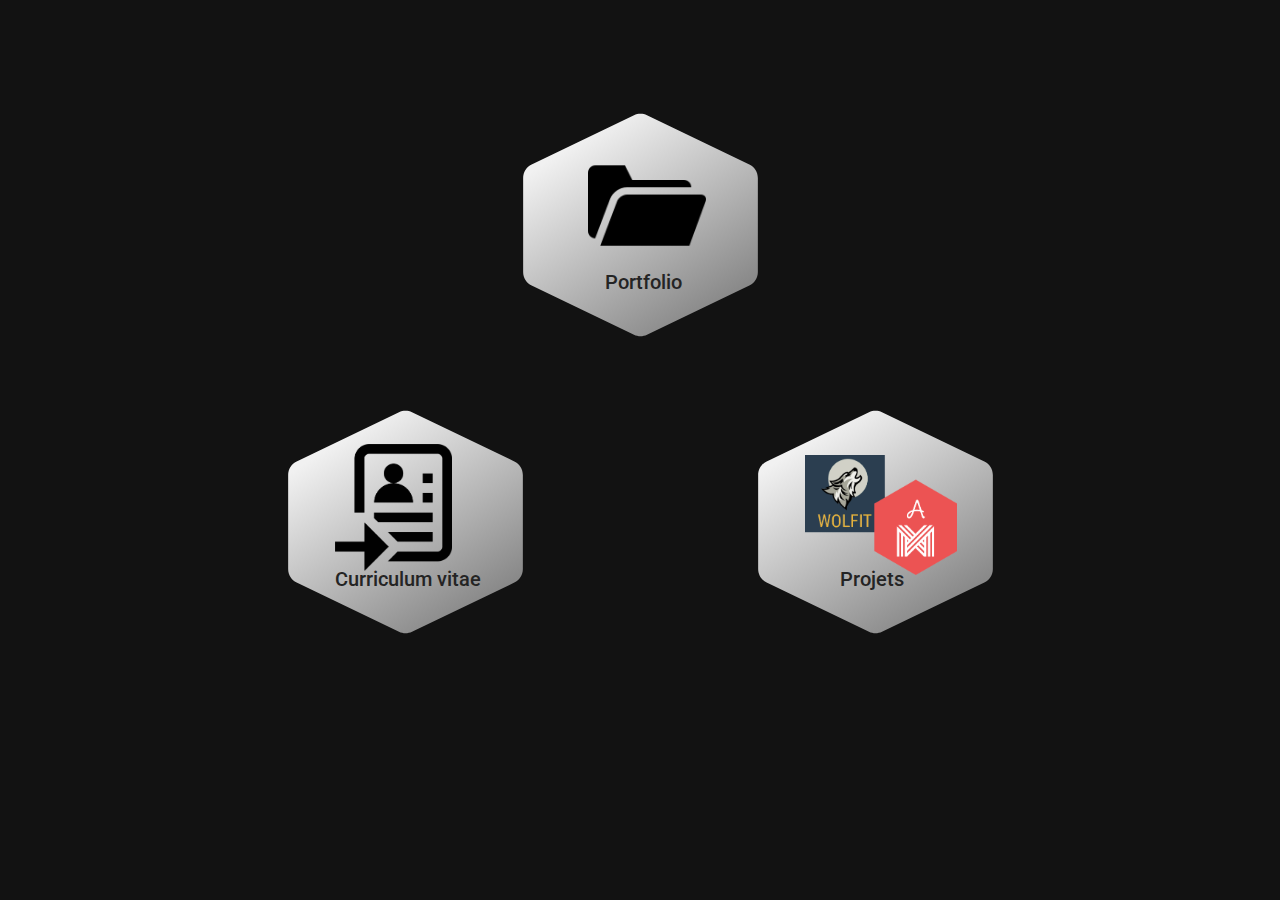
<file: index.html>
<!DOCTYPE html>
<html lang="en">
<head>
    <meta charset="UTF-8">
    <link rel="icon" type="image/png" href="images/Accueil/d.png"/>
    <link rel="stylesheet" href="https://stackpath.bootstrapcdn.com/bootstrap/4.5.2/css/bootstrap.min.css"
          integrity="sha384-JcKb8q3iqJ61gNV9KGb8thSsNjpSL0n8PARn9HuZOnIxN0hoP+VmmDGMN5t9UJ0Z" crossorigin="anonymous">
    <link rel="stylesheet" href="style.css">
    <title>Accueil</title>
    <link rel="preconnect" href="https://fonts.gstatic.com">
    <link href="https://fonts.googleapis.com/css2?family=Roboto:wght@900&display=swap" rel="stylesheet">
</head>
<body class="index">
<div class="hexagones">
    <div class="hexagone hexagone-bas" id="hexagone-gauche">
        <a href="/cv.html">
            <img src="images/hexagone.svg">
            <img src="images/Accueil/cv.png" class="hexagone-img-bas-gauche">
            <h5 class="cv">Curriculum vitae</h5>
        </a>
    </div>
    <div class="hexagone" id="hexagone-milieu">
        <a href="/portfolio.html">
            <img src="images/hexagone.svg">
            <img src="images/Accueil/portfolio.png" class="hexagone-img-milieu">
            <h5 class="portfolio">Portfolio</h5>
        </a>
    </div>
    <div class="hexagone hexagone-bas">
        <a href="projets.html">
            <img src="images/hexagone.svg">
            <img src="images/Accueil/projets.png" class="hexagone-img-bas-droite">
            <h5 class="portfolio">Projets</h5>
        </a>
    </div>
</div>
</body>
</html>
</file>
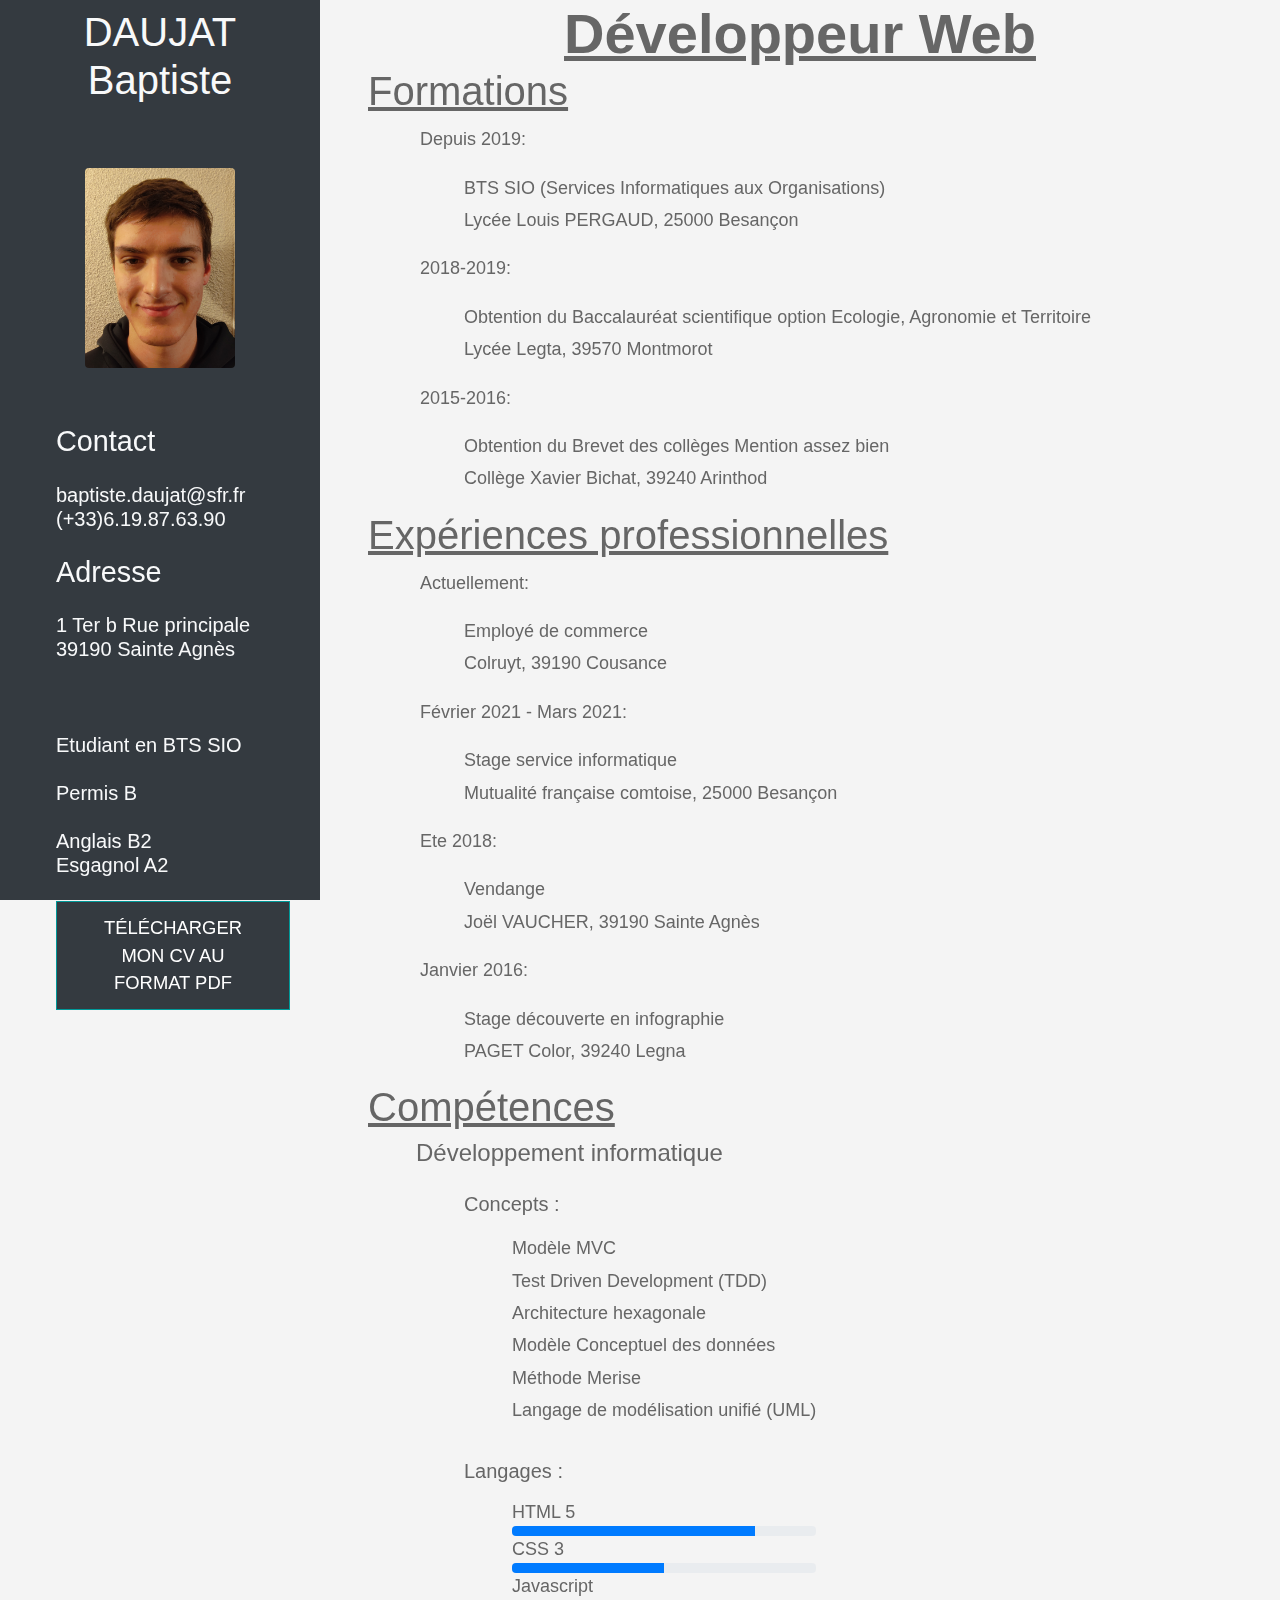
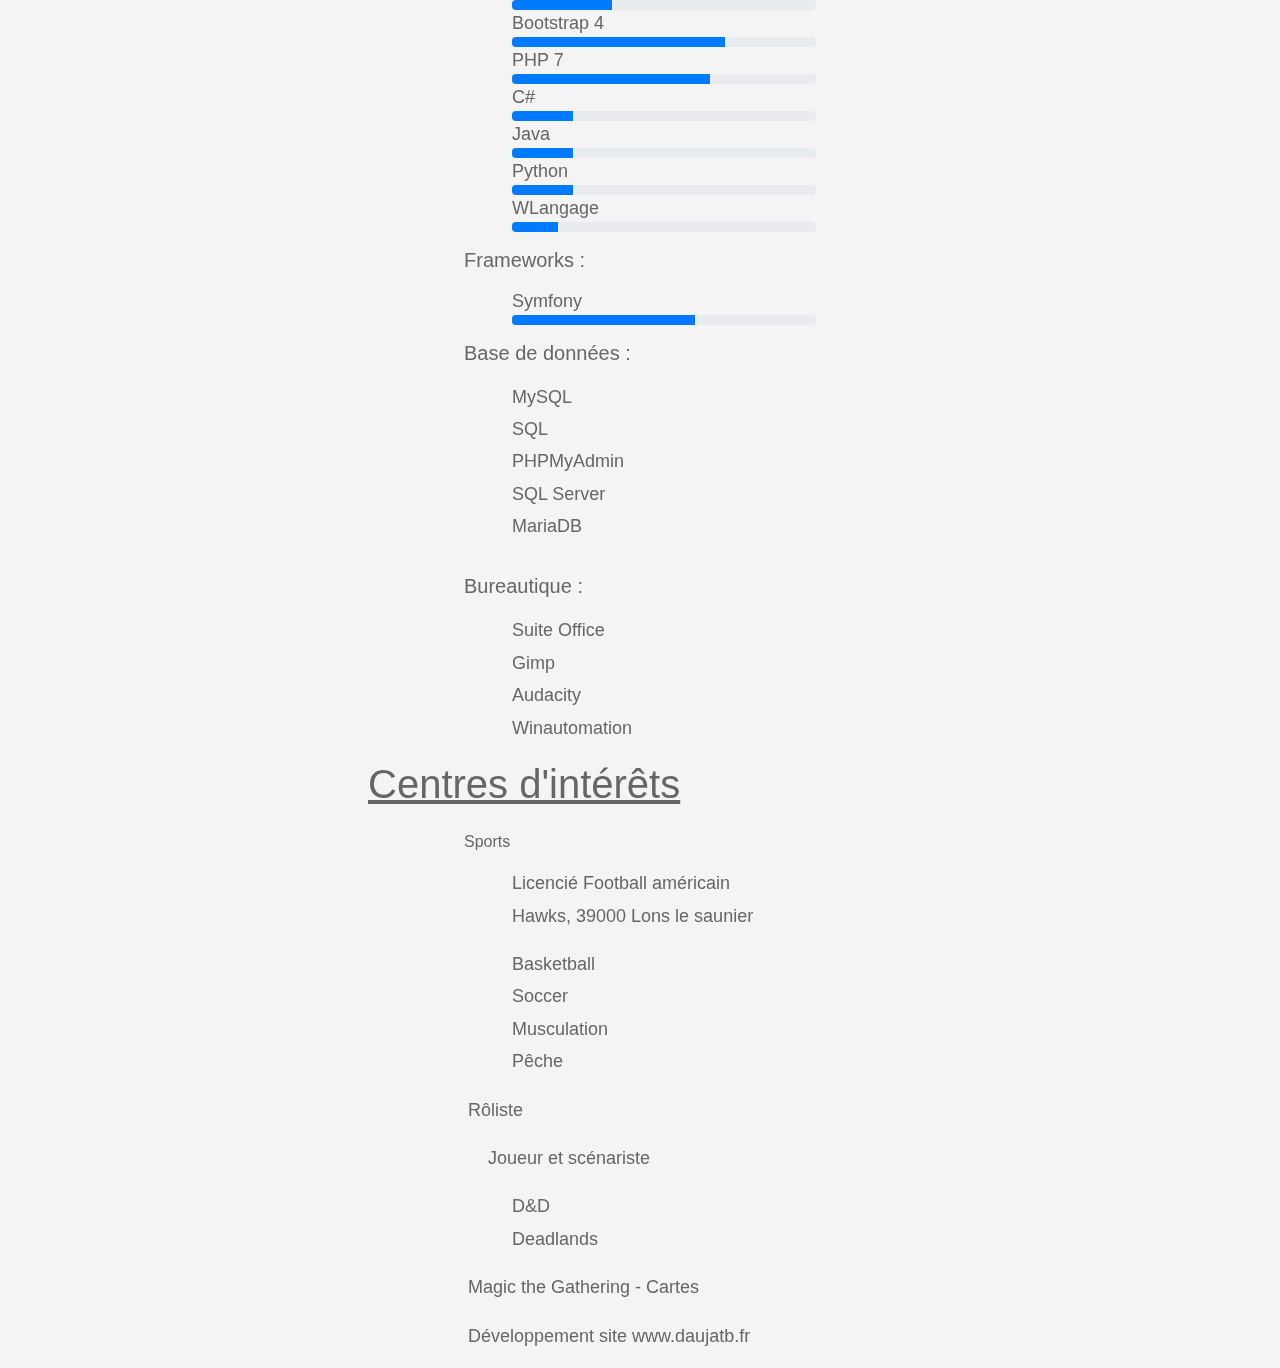
<file: cv.html>
<!DOCTYPE html>
<html lang="en">
<head>
    <meta charset="UTF-8">
    <link rel="icon" type="image/png" href="images/Accueil/d.png"/>
    <link rel="stylesheet" href="https://stackpath.bootstrapcdn.com/bootstrap/4.5.2/css/bootstrap.min.css"
          integrity="sha384-JcKb8q3iqJ61gNV9KGb8thSsNjpSL0n8PARn9HuZOnIxN0hoP+VmmDGMN5t9UJ0Z" crossorigin="anonymous">
    <link rel="stylesheet" href="style.css">
    <title>CV</title>
</head>
<body>
<div class="container-fluid">
    <div class="row">
        <div class="col-3 bg-dark text-light make-me-sticky sidebar-item" style="height: 100vh">
            <div class="row text-center">
                <ul class="navbar-nav m-2">
                    <li class="nav-item">
                        <h1>DAUJAT Baptiste</h1>
                    </li>
                </ul>
            </div>
            <div class="row justify-content-center p-5">
                <img class="rounded" style="width:150px;height: 200px" src="images/CV/moi.jpg">
            </div>
            <div class="row container-fluid pl-5">
                <ul class="navbar-nav">
                    <li class="nav-item m-2">
                        <h2>Contact</h2>
                    </li>
                    <li class="nav-item m-2">
                        <h5>baptiste.daujat@sfr.fr<br>(+33)6.19.87.63.90</h5>
                    </li>
                    <li class="nav-item m-2">
                        <h2>Adresse</h2>
                    </li>
                    <li class="nav-item m-2">
                        <h5>1 Ter b Rue principale<br>39190 Sainte Agnès</h5>
                    </li>
                    <li class="nav-item m-2 pt-5">
                        <h5>Etudiant en BTS SIO</h5>
                    </li>
                    <li class="nav-item m-2">
                        <h5>Permis B</h5>
                    </li>
                    <li class="nav-item m-2">
                        <h5>Anglais B2<br>Esgagnol A2</h5>
                    </li>
                    <li class="nav-item m-2">
                        <h5><a href="images/cv.pdf" type="button" class="btn btn-secondary bg-dark">Télécharger mon CV
                            au format PDF</a></h5>
                    </li>
                </ul>
            </div>
        </div>
        <div class="col">
            <div class="row justify-content-center font-weight-bold display-4">
                <ins>Développeur Web</ins>
            </div>
            <div class="row pl-5">
                <h1>
                    <ins>Formations</ins>
                </h1>
            </div>
            <div class="row pl-5">
                <ul class="navbar-nav pl-5">
                    <li>
                        <p class="pl-1">Depuis 2019:</p>
                        <p class="pl-5">BTS SIO (Services Informatiques aux Organisations)<br>Lycée Louis PERGAUD, 25000
                            Besançon</p>
                    </li>
                    <li>
                        <p class="pl-1">2018-2019:</p>
                        <p class="pl-5">Obtention du Baccalauréat scientifique option Ecologie, Agronomie et
                            Territoire<br>Lycée Legta, 39570 Montmorot</p>
                    </li>
                    <li>
                        <p class="pl-1">2015-2016:</p>
                        <p class="pl-5">Obtention du Brevet des collèges Mention assez bien<br>Collège Xavier Bichat,
                            39240 Arinthod</p>
                    </li>
                </ul>
            </div>

            <div class="row pl-5">
                <h1>
                    <ins>Expériences professionnelles</ins>
                </h1>
            </div>
            <div class="row pl-5">
                <ul class="navbar-nav pl-5">
                    <li>
                        <p class="pl-1">Actuellement:</p>
                        <p class="pl-5">Employé de commerce<br>Colruyt, 39190 Cousance</p>
                    </li>
                    <li>
                        <p class="pl-1">Février 2021 - Mars 2021:</p>
                        <p class="pl-5">Stage service informatique<br>Mutualité française comtoise, 25000 Besançon</p>
                    </li>
                    <li>
                        <p class="pl-1">Ete 2018:</p>
                        <p class="pl-5">Vendange<br>Joël VAUCHER, 39190 Sainte Agnès</p>
                    </li>
                    <li>
                        <p class="pl-1">Janvier 2016:</p>
                        <p class="pl-5">Stage découverte en infographie<br>PAGET Color, 39240 Legna</p>
                    </li>
                </ul>
            </div>

            <div class="row pl-5">
                <h1>
                    <ins>Compétences</ins>
                </h1>
            </div>
            <div class="row pl-5">
                <ul class="navbar-nav pl-5">
                    <h4>Développement informatique</h4>
                    <li class="pl-5">
                        <p class="pl-1"><h5>Concepts :</h5></p>
                        <p class="pl-5">Modèle MVC<br>
                            Test Driven Development (TDD)<br>
                            Architecture hexagonale<br>
                            Modèle Conceptuel des données<br>
                            Méthode Merise<br>
                            Langage de modélisation unifié (UML)
                        </p>
                    </li>
                    <li class="pl-5">
                        <p class="pl-1"><h5>Langages :</h5></p>
                        <div class="pl-5">
                            HTML 5
                        <div class="progress" style="height: 10px;">
                            <div class="progress-bar" role="progressbar" style="width: 80%;" aria-valuenow="25"
                                 aria-valuemin="0" aria-valuemax="100"></div>
                        </div>
                        CSS 3
                        <div class="progress" style="height: 10px;">
                            <div class="progress-bar" role="progressbar" style="width: 50%;" aria-valuenow="25"
                                 aria-valuemin="0" aria-valuemax="100"></div>
                        </div>
                        Javascript
                        <div class="progress" style="height: 10px;">
                            <div class="progress-bar" role="progressbar" style="width: 33%;" aria-valuenow="25"
                                 aria-valuemin="0" aria-valuemax="100"></div>
                        </div>
                        Bootstrap 4
                        <div class="progress" style="height: 10px;">
                            <div class="progress-bar" role="progressbar" style="width: 70%;" aria-valuenow="25"
                                 aria-valuemin="0" aria-valuemax="100"></div>
                        </div>
                        PHP 7
                        <div class="progress" style="height: 10px;">
                            <div class="progress-bar" role="progressbar" style="width: 65%;" aria-valuenow="25"
                                 aria-valuemin="0" aria-valuemax="100"></div>
                        </div>
                        C#
                        <div class="progress" style="height: 10px;">
                            <div class="progress-bar" role="progressbar" style="width: 20%;" aria-valuenow="25"
                                 aria-valuemin="0" aria-valuemax="100"></div>
                        </div>
                        Java
                        <div class="progress" style="height: 10px;">
                            <div class="progress-bar" role="progressbar" style="width: 20%;" aria-valuenow="25"
                                 aria-valuemin="0" aria-valuemax="100"></div>
                        </div>
                        Python
                        <div class="progress" style="height: 10px;">
                            <div class="progress-bar" role="progressbar" style="width: 20%;" aria-valuenow="25"
                                 aria-valuemin="0" aria-valuemax="100"></div>
                        </div>
                        WLangage
                        <div class="progress" style="height: 10px;">
                            <div class="progress-bar" role="progressbar" style="width: 15%;" aria-valuenow="25"
                                 aria-valuemin="0" aria-valuemax="100"></div>
                        </div>
                        </div>

                    </li>
                    <li class="pl-5">
                        <p class="pl-1"><h5>Frameworks :</h5></p>
                        <div class="pl-5">Symfony
                        <div class="progress" style="height: 10px;">
                            <div class="progress-bar" role="progressbar" style="width: 60%;" aria-valuenow="25"
                                 aria-valuemin="0" aria-valuemax="100"></div>
                        </div>
                        </div>
                    </li>
                    <li class="pl-5">
                        <p class="pl-1"><h5>Base de données :</h5></p>
                        <p class="pl-5">MySQL<br>
                            SQL<br>
                            PHPMyAdmin<br>
                            SQL Server<br>
                            MariaDB<br>
                        </p>
                    </li>
                    <li class="pl-5">
                        <p class="pl-1"><h5>Bureautique :</h5></p>
                        <p class="pl-5">Suite Office<br>
                            Gimp<br>
                            Audacity<br>
                            Winautomation
                        </p>
                    </li>
                </ul>
            </div>
            <div class="row pl-5">
                <h1>
                    <ins>Centres d'intérêts</ins>
                </h1>
            </div>
            <div class="row pl-5">
                <ul class="navbar-nav pl-5">
                    <li class="pl-5">
                        <p class="pl-1"><h6>Sports</h6></p>
                        <p class="pl-5">Licencié Football américain<br>Hawks, 39000 Lons le saunier</p>
                        <p class="pl-5">Basketball<br>Soccer<br>Musculation<br>Pêche</p>
                    </li>
                    <li class="pl-5">
                        <p class="pl-1">Rôliste</p>
                        <p class="pl-4">Joueur et scénariste</p>
                        <p class="pl-5">D&D<br>Deadlands</p>
                    </li>
                    <li class="pl-5">
                        <p class="pl-1">Magic the Gathering - Cartes</p>
                    </li>
                    <li class="pl-5">
                        <p class="pl-1">Développement site www.daujatb.fr</p>
                    </li>
                </ul>
            </div>
        </div>
    </div>
</div>
</body>
</html>
</file>
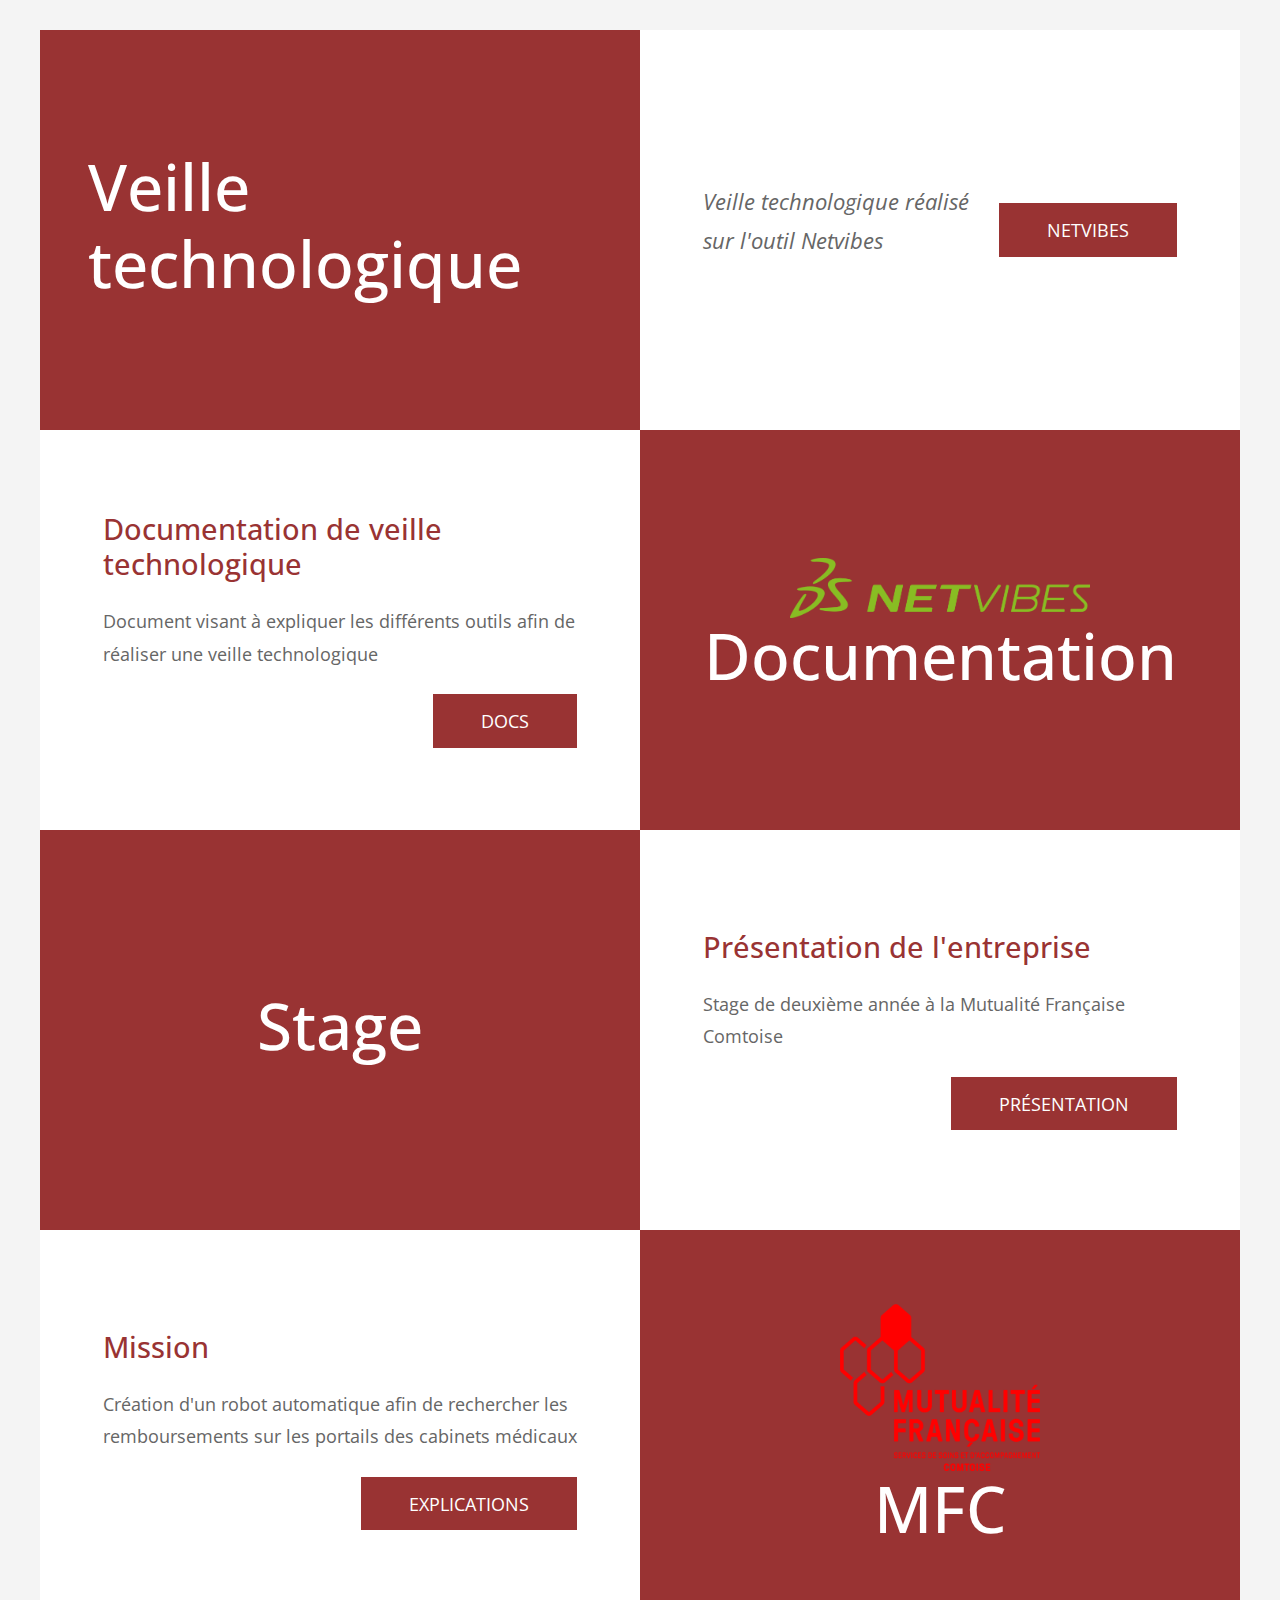
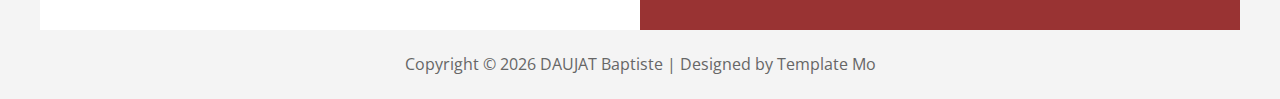
<file: portfolio.html>
<!DOCTYPE html>
<html lang="en">
<head>

    <meta charset="UTF-8">
    <link rel="icon" type="image/png" href="images/Accueil/d.png"/>
    <link rel="stylesheet" href="https://stackpath.bootstrapcdn.com/bootstrap/4.5.2/css/bootstrap.min.css"
          integrity="sha384-JcKb8q3iqJ61gNV9KGb8thSsNjpSL0n8PARn9HuZOnIxN0hoP+VmmDGMN5t9UJ0Z" crossorigin="anonymous">
    <link rel="stylesheet" href="style.css">
    <link rel="preconnect" href="https://fonts.gstatic.com">
    <link href="https://fonts.googleapis.com/css2?family=Roboto:wght@900&display=swap" rel="stylesheet">
    <meta charset="utf-8">
    <meta name="viewport" content="width=device-width, initial-scale=1">

    <title>Stage - Veille</title>
    <!--
    Magazee Template
    http://www.templatemo.com/tm-514-magazee
    -->
    <!-- load CSS -->
    <link rel="stylesheet" href="https://fonts.googleapis.com/css?family=Open+Sans:300,400">
    <script>
        var renderPage = true;

        if (navigator.userAgent.indexOf('MSIE') !== -1
            || navigator.appVersion.indexOf('Trident/') > 0) {
            /* Microsoft Internet Explorer detected in. */
            alert("Please view this in a modern browser such as Chrome or Microsoft Edge.");
            renderPage = false;
        }
    </script>

</head>

<body>
<!-- Loader -->
<div id="loader-wrapper">
    <div id="loader"></div>
    <div class="loader-section section-left"></div>
    <div class="loader-section section-right"></div>
</div>

<div class="container">

    <!-- 1st section -->
    <section class="row tm-section">
        <div class="col-sm-12 col-md-12 col-lg-6 col-xl-6 p-0">
            <div class="tm-flex-center p-5 tm-bg-color-primary tm-section-min-h">
                <h1 class="tm-text-color-white tm-site-name">Veille technologique</h1>
            </div>
        </div>
        <div class="col-sm-12 col-md-12 col-lg-6 col-xl-6">
            <div class="tm-flex-center p-5">
                <p class="tm-quote tm-text-color-gray">Veille technologique réalisé sur l'outil Netvibes</p>
                <a href="https://www.netvibes.com/fr#!" class="btn btn-primary float-lg-right tm-md-align-center">Netvibes</a>
            </div>
        </div>
    </section>

    <!-- 2nd section -->
    <section class="row tm-section tm-col-md-reverse">
        <div class="col-sm-12 col-md-12 col-lg-6 col-xl-6">
            <div class="tm-flex-center p-5">
                <div class="tm-md-flex-center">
                    <h2 class="tm-text-color-primary mb-4">Documentation de veille technologique</h2>
                    <p class="mb-4">Document visant à expliquer les différents outils afin de réaliser une veille
                        technologique</p>
                    <a href="https://drive.google.com/file/d/1CgGRehJsNYDTUNxPvSLRtOzbm671vGga/view?usp=sharing"
                       class="btn btn-primary float-lg-right tm-md-align-center">Docs</a>
                </div>
            </div>
        </div>
        <div class="col-sm-12 col-md-12 col-lg-6 col-xl-6 p-0">
            <div class="tm-flex-center p-5 tm-bg-color-primary">
                <div class="tm-max-w-400 tm-flex-center tm-flex-col">
                    <img src="images/netvibes.png" alt="Image" class="netvibes-logo">
                    <h1 class="tm-text-color-white tm-site-name">Documentation</h1>
                </div>
            </div>
        </div>
    </section>

    <!-- 3 section -->
    <section class="row tm-section">
        <div class="col-sm-12 col-md-12 col-lg-6 col-xl-6 p-0">
            <div class="tm-flex-center p-5 tm-bg-color-primary tm-section-min-h">
                <h1 class="tm-text-color-white tm-site-name">Stage</h1>
            </div>
        </div>
        <div class="col-sm-12 col-md-12 col-lg-6 col-xl-6">
            <div class="tm-flex-center p-5">
                <div class="tm-md-flex-center">
                <h2 class="tm-text-color-primary mb-4">Présentation de l'entreprise</h2>
                <p class="mb-4">Stage de deuxième année à la Mutualité Française Comtoise</p>
                <a href="https://docs.google.com/document/d/1GRtOgFIp6T2tvdAHDmTBq3SGHkhscixl8QwfK52jYVA/edit?usp=sharing"
                   class="btn btn-primary float-lg-right tm-md-align-center">Présentation</a>
                </div>
            </div>
        </div>
    </section>

    <!-- 4nd section -->
    <section class="row tm-section tm-col-md-reverse">
        <div class="col-sm-12 col-md-12 col-lg-6 col-xl-6">
            <div class="tm-flex-center p-5">
                <div class="tm-md-flex-center">
                    <h2 class="tm-text-color-primary mb-4">Mission</h2>
                    <p class="mb-4">Création d'un robot automatique afin de rechercher les remboursements sur les portails des cabinets médicaux</p>
                    <a href="https://drive.google.com/drive/folders/1eEZG5qVJ_h7kziJTbS_GMxJvKWDjwdNY?usp=sharing"
                       class="btn btn-primary float-lg-right tm-md-align-center">Explications</a>
                </div>
            </div>
        </div>
        <div class="col-sm-12 col-md-12 col-lg-6 col-xl-6 p-0">
            <div class="tm-flex-center p-5 tm-bg-color-primary">
                <div class="tm-max-w-400 tm-flex-center tm-flex-col">
                    <img src="images/mfc.png" alt="Image" class="mfc">
                    <h1 class="tm-text-color-white tm-site-name">MFC</h1>
                </div>
            </div>
        </div>
    </section>


    <!-- Footer -->
    <div class="row">
        <div class="col-lg-12">
            <p class="text-center small tm-copyright-text mb-0">Copyright &copy; <span
                    class="tm-current-year">2018</span> DAUJAT Baptiste | Designed by Template Mo</p>
        </div>
    </div>
</div>
<!-- load JS -->
<script src="js/jquery-3.2.1.slim.min.js"></script>         <!-- https://jquery.com/ -->
<script>

    /* DOM is ready
    ------------------------------------------------*/
    $(function () {

        if (renderPage) {
            $('body').addClass('loaded');
        }

        $('.tm-current-year').text(new Date().getFullYear());  // Update year in copyright
    });

</script>

</body>
</html>
</file>
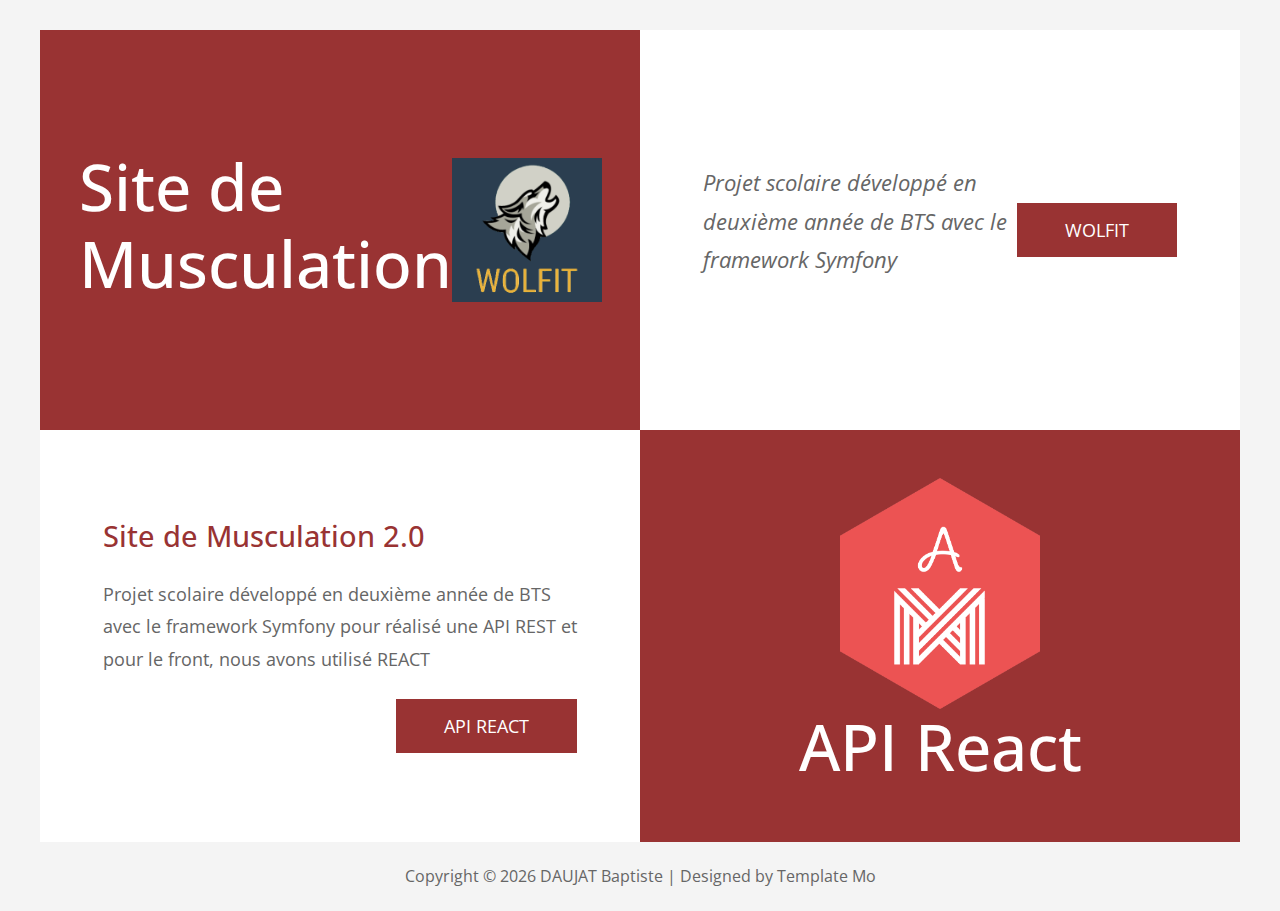
<file: projets.html>
<!DOCTYPE html>
<html lang="en">
<head>

    <meta charset="UTF-8">
    <link rel="icon" type="image/png" href="images/Accueil/d.png"/>
    <link rel="stylesheet" href="https://stackpath.bootstrapcdn.com/bootstrap/4.5.2/css/bootstrap.min.css"
          integrity="sha384-JcKb8q3iqJ61gNV9KGb8thSsNjpSL0n8PARn9HuZOnIxN0hoP+VmmDGMN5t9UJ0Z" crossorigin="anonymous">
    <link rel="stylesheet" href="style.css">
    <link rel="preconnect" href="https://fonts.gstatic.com">
    <link href="https://fonts.googleapis.com/css2?family=Roboto:wght@900&display=swap" rel="stylesheet">
    <meta charset="utf-8">
    <meta name="viewport" content="width=device-width, initial-scale=1">

    <title>Projets</title>
    <!--
    Magazee Template
    http://www.templatemo.com/tm-514-magazee
    -->
    <!-- load CSS -->
    <link rel="stylesheet" href="https://fonts.googleapis.com/css?family=Open+Sans:300,400">
    <script>
        var renderPage = true;

        if (navigator.userAgent.indexOf('MSIE') !== -1
            || navigator.appVersion.indexOf('Trident/') > 0) {
            /* Microsoft Internet Explorer detected in. */
            alert("Please view this in a modern browser such as Chrome or Microsoft Edge.");
            renderPage = false;
        }
    </script>

</head>

<body>
  <!-- Loader -->
  <div id="loader-wrapper">
    <div id="loader"></div>
    <div class="loader-section section-left"></div>
    <div class="loader-section section-right"></div>
  </div>

 <div class="container">

  <!-- 1st section -->
  <section class="row tm-section">
   <div class="col-sm-12 col-md-12 col-lg-6 col-xl-6 p-0">
    <div class="tm-flex-center p-5 tm-bg-color-primary tm-section-min-h">
      <h1 class="tm-text-color-white tm-site-name">Site de Musculation</h1>
        <img src="images/wolfit.png" alt="Image" class="wolfit">
    </div>
  </div>
  <div class="col-sm-12 col-md-12 col-lg-6 col-xl-6">
    <div class="tm-flex-center p-5">
      <p class="tm-quote tm-text-color-gray">Projet scolaire développé en deuxième année de BTS avec le framework Symfony</p>
        <br>
        <a href="http://masalle.daujatb.fr/" class="btn btn-primary float-lg-right tm-md-align-center">Wolfit</a>
    </div>
  </div>
</section>

<!-- 2nd section -->
<section class="row tm-section tm-col-md-reverse">
 <div class="col-sm-12 col-md-12 col-lg-6 col-xl-6">
  <div class="tm-flex-center p-5">
    <div class="tm-md-flex-center">
      <h2 class="tm-text-color-primary mb-4">Site de Musculation 2.0</h2>
      <p class="mb-4">Projet scolaire développé en deuxième année de BTS avec le framework Symfony pour réalisé une API REST et pour le front, nous avons utilisé REACT</p>
      <a href="http://masalleapi.daujatb.fr/" class="btn btn-primary float-lg-right tm-md-align-center">API React</a>
    </div>
  </div>
</div>
<div class="col-sm-12 col-md-12 col-lg-6 col-xl-6 p-0">
  <div class="tm-flex-center p-5 tm-bg-color-primary">
    <div class="tm-max-w-400 tm-flex-center tm-flex-col">
      <img src="images/api.png" alt="Image" class="api-logo">
        <h1 class="tm-text-color-white tm-site-name">API React</h1>
    </div>
  </div>
</div>
</section>


<!-- Footer -->
<div class="row">
  <div class="col-lg-12">
    <p class="text-center small tm-copyright-text mb-0">Copyright &copy; <span class="tm-current-year">2018</span> DAUJAT Baptiste | Designed by Template Mo</p>
  </div>
</div>
</div>
<!-- load JS -->
<script src="js/jquery-3.2.1.slim.min.js"></script>         <!-- https://jquery.com/ -->
<script>

  /* DOM is ready
  ------------------------------------------------*/
  $(function(){

    if(renderPage) {
      $('body').addClass('loaded');
    }

    $('.tm-current-year').text(new Date().getFullYear());  // Update year in copyright
  });

</script>

</body>
</html>
</file>
<file: style.css>
@import url("https://fonts.googleapis.com/css?family=Lora:400,400i,700");

.index {
    display: flex;
    justify-content: center;
    align-items: center;
    height: 100vh;
    width: 100vw;
    background-color: #121212;
    font-family: 'Roboto', sans-serif;
}

.hexagones {
    display: flex;
}

#hexagone-milieu {
    position: relative;
    top: -25vh;
    display: flex;
    justify-content: center;
    align-items: center;
    transition-duration: .5s;
}

#hexagone-milieu:hover {
    transform: scale(1.2);
}

.hexagone-bas {
    position: relative;
    top: 8vh;
    transition-duration: .5s;
}

.hexagone-bas:hover {
    transform: scale(1.2);
}

.hexagone-img-milieu {
    position: absolute;
    width: 50%;
    left: 28%;
    top: 15%;
}

.hexagone-img-bas-gauche {
    position: absolute;
    width: 50%;
    left: 20%;
    top: 15%;
}

.hexagone-img-bas-droite {
    position: absolute;
    width: 65%;
    left: 20%;
    top: 20%;
}

.cv {
    position: absolute;
    left: 20%;
    top: 70%;
    color: #242424;
}

.portfolio {
    position: absolute;
    left: 35%;
    top: 70%;
    color: #242424;
}

.wolfit {
   width: 150px;
}

.sidebar-item {
    position: absolute;
    top: 0;
    left: 0;
    width: 100%;
    height: 100%;

}
.make-me-sticky {
    position: -webkit-sticky;
    position: sticky;
    top: 0;

    padding: 0 15px;
}
* {
    box-sizing: border-box;
}

.caroussel {
    font-family: sans-serif;
    overflow: hidden;
}



label {
    background: #444;
    color: #fff;
    transition: transform 400ms ease-out;
    display: inline-block;
    min-height: 100%;
    width: 100vw;
    height: 100vh;
    position: relative;
    z-index: 1;
    text-align: center;
    line-height: 100vh;
}

form {
    position: absolute;
    top: 0;
    left: 0;
    bottom: 0;
    right: 0;
    white-space: nowrap;
}
input {
    position: absolute;
}

.keys {
    position: fixed;
    z-index: 10;
    bottom: 0;
    left: 0;
    right: 0;
    padding: 1rem;
    color: #fff;
    text-align: center;
    transition: all 300ms linear;
    opacity: 0;
}

input:focus ~ .keys {
    opacity: 0.8;
}

input:nth-of-type(1):checked ~ label:nth-of-type(1),
input:nth-of-type(2):checked ~ label:nth-of-type(2),
input:nth-of-type(3):checked ~ label:nth-of-type(3),
input:nth-of-type(4):checked ~ label:nth-of-type(4){
    z-index: 0;
}

input:nth-of-type(1):checked ~ label {
    transform: translate3d(0, 0, 0);
}

input:nth-of-type(2):checked ~ label {
    transform: translate3d(-100%, 0, 0);
}

input:nth-of-type(3):checked ~ label {
    transform: translate3d(-200%, 0, 0);
}

input:nth-of-type(4):checked ~ label {
    transform: translate3d(-300%, 0, 0);
}

label {
    background: #444;
    background-size: cover;
    font-size: 3rem;
}

label[for="diamonds"],
label[for="hearts"] {
    background: #cc0000;
}

label:before,
label:after {
    color: white;
    display: block;
    background: rgba(255,255,255,0.2);
    position: absolute;
    padding: 1rem;
    font-size: 3rem;
    height: 10rem;
    vertical-align: middle;
    line-height: 10rem;
    top: 50%;
    transform: translate3d(0, -50%, 0);
    cursor: pointer;
}

label:before {
    content: "\276D";
    right: 100%;
    border-top-left-radius: 50%;
    border-bottom-left-radius: 50%;
}

label:after {
    content: "\276C";
    left: 100%;
    border-top-right-radius: 50%;
    border-bottom-right-radius: 50%;
}

/*

Magazee Template

http://www.templatemo.com/tm-514-magazee

*/

body {
    font-family: 'Open Sans', Helvetica, Arial, sans-serif;
    font-size: 18px;
    color: #666666;
    background-color: #f4f4f4;
}

p, q { line-height: 1.8; }
h2 { font-size: 1.8rem; }

.tm-site-name {
    font-size: 4rem;
}

.tm-quote {
    font-size: 1.35rem;
    font-style: italic;
}

.container {
    margin-top: 30px;
}

.tm-container-inner {
    margin: 0 auto;
    max-width: 880px;
}

.tm-section {
    background-color: white;
}

.tm-section,
.tm-section-min-h {
    min-height: 400px;
}

.tm-flex-center {
    width: 100%;
    height: 100%;
    display: flex;
    align-items: center;
    justify-content: center;
}

.tm-flex-col {
    flex-direction: column;
}

.tm-mb-30 { margin-bottom: 30px; }

.tm-align-left { align-self: left; }

.btn {
    border-radius: 0;
    text-transform: uppercase;
    padding: 12px 47px;
    font-size: 1.15rem;
}

.btn-primary {
    background: #993333;
    border-color: #993333;
}

.btn-secondary {
    background: #009999;
    border-color: #009999;
}

.btn-secondary:hover,
.btn-secondary:focus {
    background: #24d4d4;
    border-color: #24d4d4;
}

.btn-primary:focus,
.btn-primary:hover {
    background: #ec4949;
    border-color: #ec4949;
}

.tm-bg-color-primary { background-color: #993333; }
.tm-bg-color-secondary { background-color: #009999; }
.tm-bg-color-gray { background-color: #666666; }
.tm-text-color-primary { color: #993333; }
.tm-text-color-white { color: white; }
.tm-text-color-gray { color: #666666; }
.tm-font-thin { font-weight: 300; }
.tm-max-w-400 { max-width: 400px; }

.form-control::placeholder { /* Chrome, Firefox, Opera, Safari 10.1+ */
    color: #666666;
    opacity: 1; /* Firefox */
}

.form-control:-ms-input-placeholder { /* Internet Explorer 10-11 */
    color: #666666;
}

.form-control::-ms-input-placeholder { /* Microsoft Edge */
    color: #666666;
}

.tm-contact-form select,
.tm-contact-form input {
    color: #666;
}

.tm-contact-form textarea {
    height: 205px;
}

.tm-pricing-table {
    border: 1px solid #009999;
    width: 100%;
    max-width: 340px;
}

.tm-pricing-header {
    padding: 20px;
}

.tm-pricing-body {
    padding-bottom: 35px;
    display: flex;
    flex-direction: column;
    align-items: center;
}

.tm-pricing-header-title {
    font-size: 1.6rem;
}

.tm-feature-list {
    list-style: none;
    padding: 0;
    margin: 0;
    line-height: 2.4;
    padding: 35px 50px;
}

.tm-form-header {
    background: #993333;
    padding: 40px 40px 90px;
}

.tm-form-footer {
    margin-top: -55px;
    padding-top: 100px;
    padding-bottom: 30px;
}

.tm-footer-info-box {
    max-width: 260px;
    margin: 0 auto;
}

.tm-contact-form {
    padding: 68px;
    background: white;
    margin-top: -56px;
    position: relative;
    z-index: 900;
}

.form-control {
    color: #666;
    font-size: 1.2rem;
    padding: 12px 20px;
    border-radius: 0;
}

.form-control:focus {
    border-color: #993334;
    box-shadow: 0 0 0 0.2rem #9933343b;
}

select:focus {
    outline-color: #993334;
}

.tm-contact-form select {
    width: 100%;
    padding: 15px;
}

.tm-contact-form input[type="radio"] {
    margin-right: 10px;
}

.tm-center {
    width: 100%;
    text-align: center;
}

.tm-copyright-text {
    padding: 20px;
    font-size: 1rem;
}

/* Loader */

#loader-wrapper {
    position: fixed;
    top: 0;
    left: 0;
    width: 100%;
    height: 100%;
    z-index: 2000;
}
#loader {
    display: block;
    position: relative;
    left: 50%;
    top: 50%;
    width: 150px;
    height: 150px;
    margin: -75px 0 0 -75px;
    border-radius: 50%;
    border: 3px solid transparent;
    border-top-color: #3498db;

    -webkit-animation: spin 2s linear infinite; /* Chrome, Opera 15+, Safari 5+ */
    animation: spin 2s linear infinite; /* Chrome, Firefox 16+, IE 10+, Opera */

    z-index: 1001;
}

#loader:before {
    content: "";
    position: absolute;
    top: 5px;
    left: 5px;
    right: 5px;
    bottom: 5px;
    border-radius: 50%;
    border: 3px solid transparent;
    border-top-color: #e74c3c;

    -webkit-animation: spin 3s linear infinite; /* Chrome, Opera 15+, Safari 5+ */
    animation: spin 3s linear infinite; /* Chrome, Firefox 16+, IE 10+, Opera */
}

#loader:after {
    content: "";
    position: absolute;
    top: 15px;
    left: 15px;
    right: 15px;
    bottom: 15px;
    border-radius: 50%;
    border: 3px solid transparent;
    border-top-color: #f9c922;

    -webkit-animation: spin 1.5s linear infinite; /* Chrome, Opera 15+, Safari 5+ */
    animation: spin 1.5s linear infinite; /* Chrome, Firefox 16+, IE 10+, Opera */
}

@-webkit-keyframes spin {
    0%   {
        -webkit-transform: rotate(0deg);  /* Chrome, Opera 15+, Safari 3.1+ */
        -ms-transform: rotate(0deg);  /* IE 9 */
        transform: rotate(0deg);  /* Firefox 16+, IE 10+, Opera */
    }
    100% {
        -webkit-transform: rotate(360deg);  /* Chrome, Opera 15+, Safari 3.1+ */
        -ms-transform: rotate(360deg);  /* IE 9 */
        transform: rotate(360deg);  /* Firefox 16+, IE 10+, Opera */
    }
}
@keyframes spin {
    0%   {
        -webkit-transform: rotate(0deg);  /* Chrome, Opera 15+, Safari 3.1+ */
        -ms-transform: rotate(0deg);  /* IE 9 */
        transform: rotate(0deg);  /* Firefox 16+, IE 10+, Opera */
    }
    100% {
        -webkit-transform: rotate(360deg);  /* Chrome, Opera 15+, Safari 3.1+ */
        -ms-transform: rotate(360deg);  /* IE 9 */
        transform: rotate(360deg);  /* Firefox 16+, IE 10+, Opera */
    }
}

#loader-wrapper .loader-section {
    position: fixed;
    top: 0;
    width: 51%;
    height: 100%;
    background: #222222;
    z-index: 1000;
    -webkit-transform: translateX(0);  /* Chrome, Opera 15+, Safari 3.1+ */
    -ms-transform: translateX(0);  /* IE 9 */
    transform: translateX(0);  /* Firefox 16+, IE 10+, Opera */
}

#loader-wrapper .loader-section.section-left {
    left: 0;
}

#loader-wrapper .loader-section.section-right {
    right: 0;
}

/* Loaded */
.loaded #loader-wrapper .loader-section.section-left {
    -webkit-transform: translateX(-100%);  /* Chrome, Opera 15+, Safari 3.1+ */
    -ms-transform: translateX(-100%);  /* IE 9 */
    transform: translateX(-100%);  /* Firefox 16+, IE 10+, Opera */

    -webkit-transition: all 0.7s 0.3s cubic-bezier(0.645, 0.045, 0.355, 1.000);
    transition: all 0.7s 0.3s cubic-bezier(0.645, 0.045, 0.355, 1.000);
}

.loaded #loader-wrapper .loader-section.section-right {
    -webkit-transform: translateX(100%);  /* Chrome, Opera 15+, Safari 3.1+ */
    -ms-transform: translateX(100%);  /* IE 9 */
    transform: translateX(100%);  /* Firefox 16+, IE 10+, Opera */

    -webkit-transition: all 0.7s 0.3s cubic-bezier(0.645, 0.045, 0.355, 1.000);
    transition: all 0.7s 0.3s cubic-bezier(0.645, 0.045, 0.355, 1.000);
}

.loaded #loader {
    opacity: 0;
    -webkit-transition: all 0.3s ease-out;
    transition: all 0.3s ease-out;
}
.loaded #loader-wrapper {
    visibility: hidden;

    -webkit-transform: translateY(-100%);  /* Chrome, Opera 15+, Safari 3.1+ */
    -ms-transform: translateY(-100%);  /* IE 9 */
    transform: translateY(-100%);  /* Firefox 16+, IE 10+, Opera */

    -webkit-transition: all 0.3s 1s ease-out;
    transition: all 0.3s 1s ease-out;
}

/* JavaScript Turned Off */
.no-js #loader-wrapper {
    display: none;
}

.tm-col-md-reverse {
    flex-direction: column-reverse;
}

.tm-col-md-reverse > * {
    flex: 1;
}

@media(min-width: 992px) {
    .tm-col-md-reverse {
        flex-direction: row;
    }
}

@media (min-width: 1200px) {
    .container {
        max-width: 1200px;
    }
}

@media (max-width: 992px) {
    .tm-md-flex-center {
        display: flex;
        flex-direction: column;
    }

    .tm-md-align-center {
        align-self: center;
    }

    .tm-pl-l {
        padding: 0 3rem;
    }
}

@media (max-width: 600px) {
    .tm-contact-form {
        padding: 30px 25px;
    }
}

.netvibes-logo{
    width: 300px;
}
.mfc{
    width: 200px;
}

.api-logo{
    width: 200px;
}
</file>
